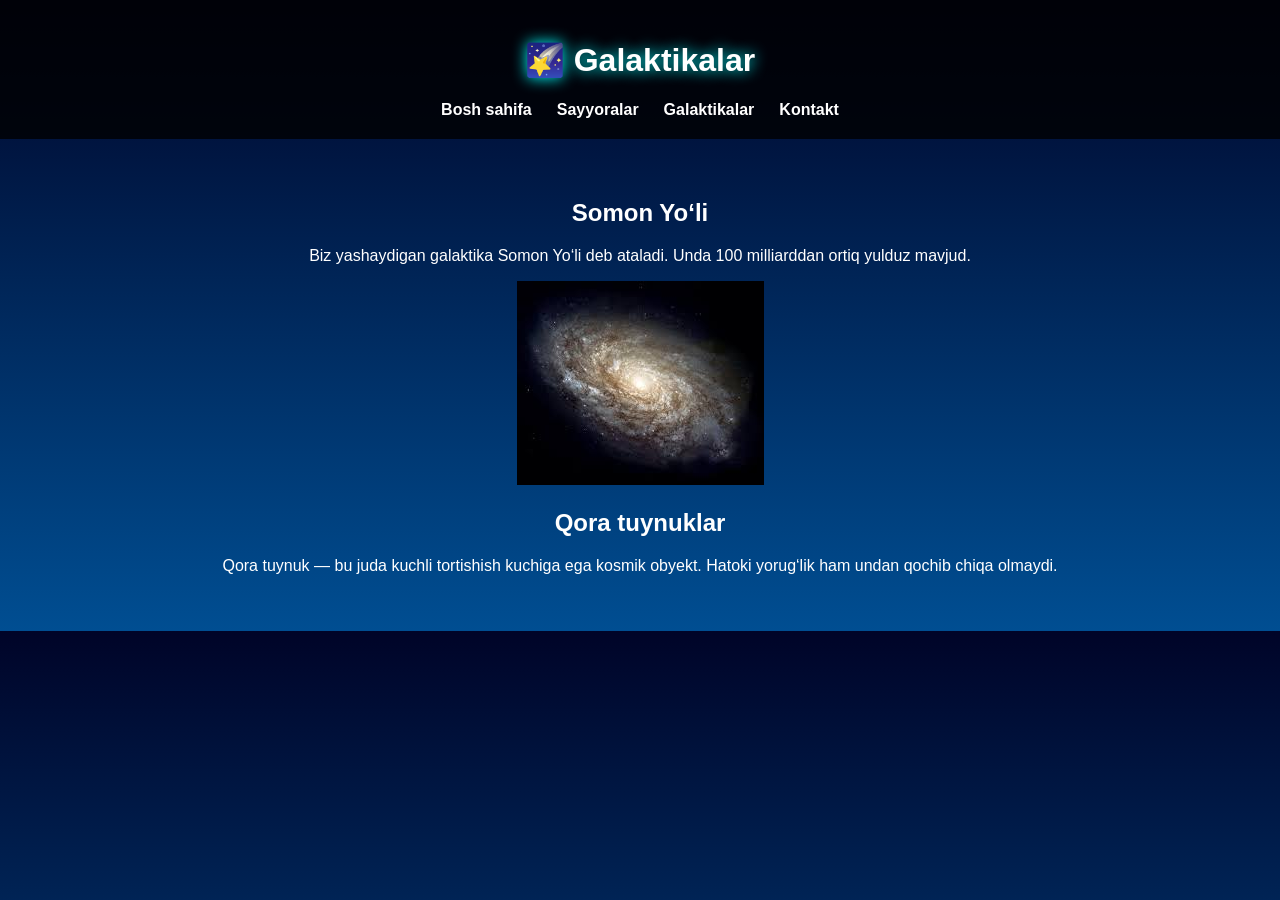
<file: glaktika.html>
<!DOCTYPE html>
<html>
<head>
<title>Galaktikalar</title>
<link rel="stylesheet" href="style.css">
</head>
<body>

<header>
<h1>🌠 Galaktikalar</h1>
<nav>
<a href="index.html">Bosh sahifa</a>
<a href="sayyoralar.html">Sayyoralar</a>
<a href="#">Galaktikalar</a>
<a href="kontakt.html">Kontakt</a>
</nav>
</header>

<section>
<h2>Somon Yo‘li</h2>
<p>
Biz yashaydigan galaktika Somon Yo‘li deb ataladi.
Unda 100 milliarddan ortiq yulduz mavjud.
</p>

<img src="galaktika.jfif">

<h2>Qora tuynuklar</h2>
<p>
Qora tuynuk — bu juda kuchli tortishish kuchiga ega kosmik obyekt.
Hatoki yorug‘lik ham undan qochib chiqa olmaydi.
</p>
</section>

</body>
</html>
</file>
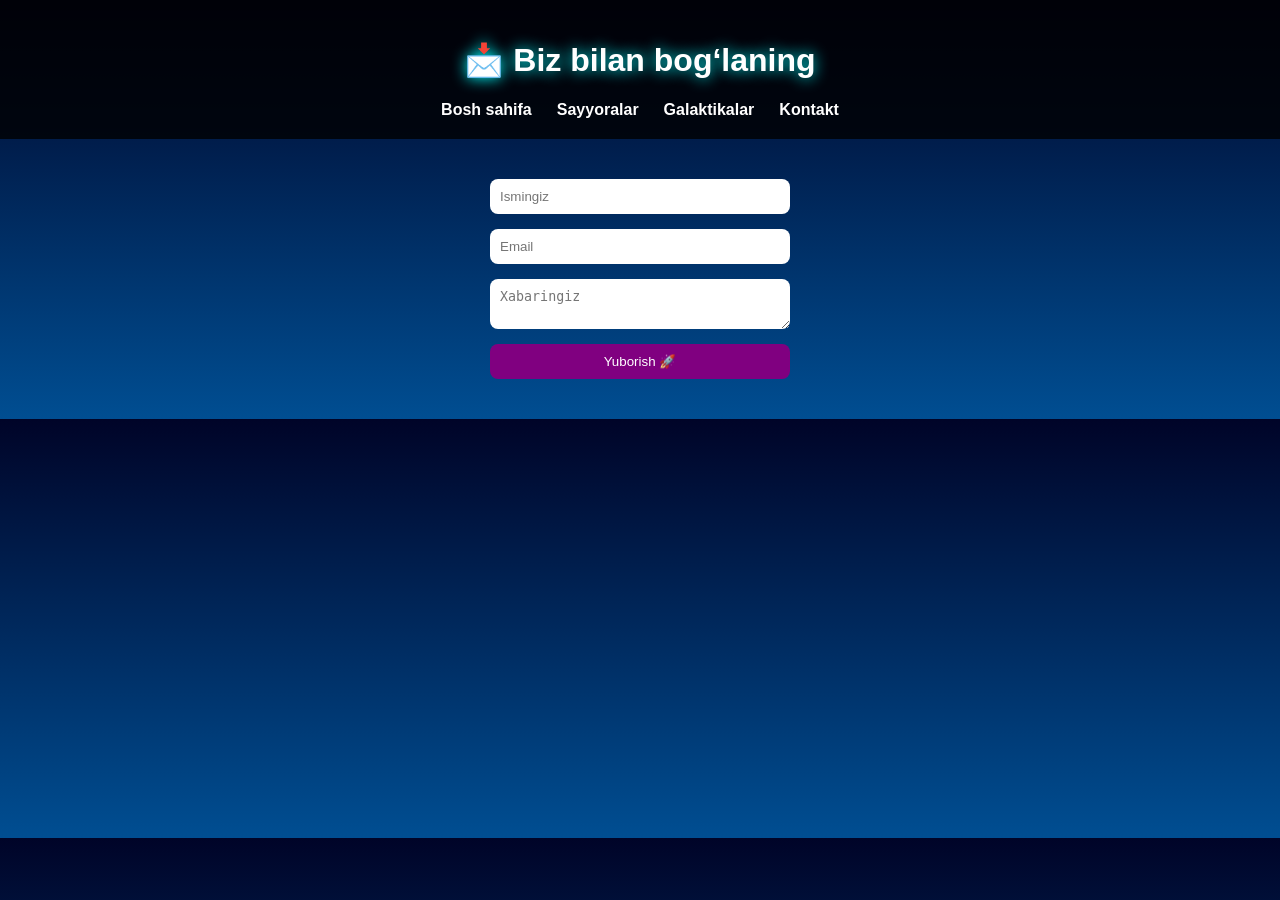
<file: kontakt.html>
<!DOCTYPE html>
<html>
<head>
<title>Kontakt</title>
<link rel="stylesheet" href="style.css">
</head>
<body>

<header>
<h1>📩 Biz bilan bog‘laning</h1>
<nav>
<a href="index.html">Bosh sahifa</a>
<a href="sayyoralar.html">Sayyoralar</a>
<a href="galaktika.html">Galaktikalar</a>
<a href="#">Kontakt</a>
</nav>
</header>

<section>
<form>
<input type="text" placeholder="Ismingiz" required>
<input type="email" placeholder="Email" required>
<textarea placeholder="Xabaringiz" required></textarea>
<button type="submit">Yuborish 🚀</button>
</form>
</section>

</body>
</html>
</file>
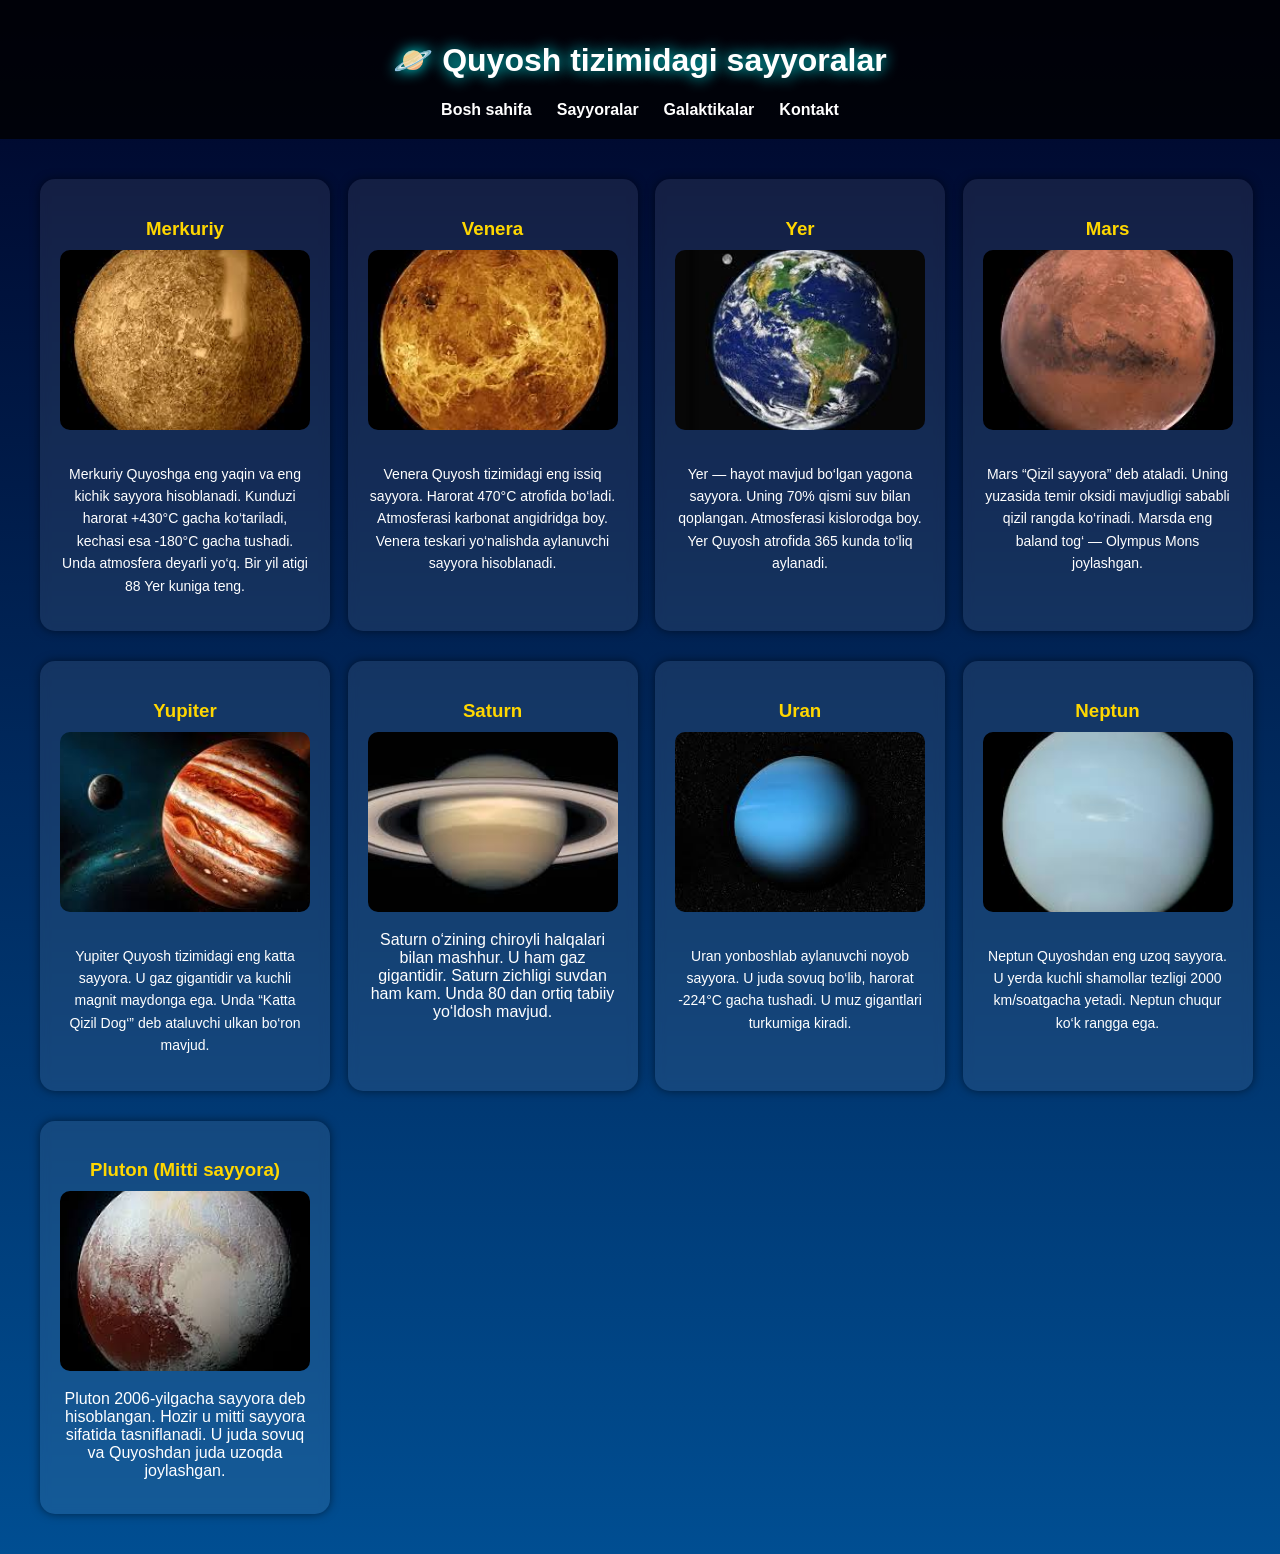
<file: sayyoralar.html>
<!DOCTYPE html>
<html lang="uz">
<head>
<title>Sayyoralar</title>
<link rel="stylesheet" href="style.css">
</head>
<body>

<header>
<h1>🪐 Quyosh tizimidagi sayyoralar</h1>
<nav>
<a href="index.html">Bosh sahifa</a>
<a href="#">Sayyoralar</a>
<a href="galaktika.html">Galaktikalar</a>
<a href="kontakt.html">Kontakt</a>
</nav>
</header>

<section class="cards">

<div class="card">
<h3>Merkuriy</h3>
<img src="merkuriy.jfif">
<p>
Merkuriy Quyoshga eng yaqin va eng kichik sayyora hisoblanadi. 
Kunduzi harorat +430°C gacha ko‘tariladi, kechasi esa -180°C gacha tushadi. 
Unda atmosfera deyarli yo‘q. Bir yil atigi 88 Yer kuniga teng.
</p>
</div>

<div class="card">
<h3>Venera</h3>
<img src="venera.jfif">
<p>
Venera Quyosh tizimidagi eng issiq sayyora. 
Harorat 470°C atrofida bo‘ladi. Atmosferasi karbonat angidridga boy. 
Venera teskari yo‘nalishda aylanuvchi sayyora hisoblanadi.
</p>
</div>

<div class="card">
<h3>Yer</h3>
<img src="jer.jfif">
<p>
Yer — hayot mavjud bo‘lgan yagona sayyora. 
Uning 70% qismi suv bilan qoplangan. Atmosferasi kislorodga boy. 
Yer Quyosh atrofida 365 kunda to‘liq aylanadi.
</p>
</div>

<div class="card">
<h3>Mars</h3>
<img src="images (4).jfif">
<p>
Mars “Qizil sayyora” deb ataladi. 
Uning yuzasida temir oksidi mavjudligi sababli qizil rangda ko‘rinadi. 
Marsda eng baland tog‘ — Olympus Mons joylashgan.
</p>
</div>

<div class="card">
<h3>Yupiter</h3>
<img src="yupiter.jfif">
<p>
Yupiter Quyosh tizimidagi eng katta sayyora. 
U gaz gigantidir va kuchli magnit maydonga ega. 
Unda “Katta Qizil Dog‘” deb ataluvchi ulkan bo‘ron mavjud.
</p>
</div>

<div class="card">
<h3>Saturn</h3>
<img src="saturn.jfif">
Saturn o‘zining chiroyli halqalari bilan mashhur. 
U ham gaz gigantidir. Saturn zichligi suvdan ham kam. 
Unda 80 dan ortiq tabiiy yo‘ldosh mavjud.
</p>
</div>

<div class="card">
<h3>Uran</h3>
<img src="uran.jfif">
<p>
Uran yonboshlab aylanuvchi noyob sayyora. 
U juda sovuq bo‘lib, harorat -224°C gacha tushadi. 
U muz gigantlari turkumiga kiradi.
</p>
</div>

<div class="card">
<h3>Neptun</h3>
<img src="neptun.jfif">
<p>
Neptun Quyoshdan eng uzoq sayyora. 
U yerda kuchli shamollar tezligi 2000 km/soatgacha yetadi. 
Neptun chuqur ko‘k rangga ega.
</p>
</div>

<div class="card">
<h3>Pluton (Mitti sayyora)</h3>
<img src="pluton.jfif">
Pluton 2006-yilgacha sayyora deb hisoblangan. 
Hozir u mitti sayyora sifatida tasniflanadi. 
U juda sovuq va Quyoshdan juda uzoqda joylashgan.
</p>
</div>

</section>

</body>
</html>
</file>
<file: style.css>
body {
margin: 0;
font-family: Arial, sans-serif;
background: linear-gradient(to bottom, #000428, #004e92);
color: white;
}

header {
background: rgba(0,0,0,0.8);
padding: 20px;
text-align: center;
}

nav {
display: flex;
justify-content: center;
gap: 25px;
margin-top: 10px;
}

nav a {
color: white;
text-decoration: none;
font-weight: bold;
transition: 0.3s;
}

nav a:hover {
color: yellow;
transform: scale(1.1);
}

section {
padding: 40px;
text-align: center;
}

.hero img {
width: 80%;
border-radius: 15px;
margin-top: 20px;
box-shadow: 0 0 20px cyan;
}

.cards {
display: flex;
justify-content: center;
gap: 30px;
flex-wrap: wrap;
}

.card {
background: rgba(255,255,255,0.1);
padding: 20px;
border-radius: 15px;
width: 250px;
transition: 0.3s;
}

.card img {
width: 100%;
border-radius: 10px;
}

.card:hover {
transform: translateY(-10px);
box-shadow: 0 0 20px white;
}

form {
display: flex;
flex-direction: column;
width: 300px;
margin: auto;
gap: 15px;
}

input, textarea {
padding: 10px;
border-radius: 8px;
border: none;
}

button {
padding: 10px;
border-radius: 8px;
border: none;
background: purple;
color: white;
cursor: pointer;
transition: 0.3s;
}

button:hover {
background: pink;
}

@media(max-width: 768px) {
.cards {
flex-direction: column;
align-items: center;
}
}

.cards {
    display: grid;
    grid-template-columns: repeat(auto-fit, minmax(250px, 1fr));
    gap: 30px;
    padding: 40px;
}

.card {
    background: rgba(255, 255, 255, 0.08);
    backdrop-filter: blur(5px);
    border-radius: 15px;
    padding: 20px;
    transition: 0.4s;
    box-shadow: 0 0 10px rgba(0,0,0,0.5);
}

.card h3 {
    margin-bottom: 10px;
    color: #ffd700;
}

.card p {
    font-size: 14px;
    line-height: 1.6;
}

.card img {
    width: 100%;
    height: 180px;
    object-fit: cover;
    border-radius: 10px;
    margin-bottom: 15px;
}
.card:hover {
    transform: translateY(-12px) scale(1.03);
    box-shadow: 0 0 25px cyan;
}
header h1 {
    text-shadow: 0 0 15px cyan;
}
@media (max-width: 500px) {
    .card {
        padding: 15px;
    }

    .card img {
        height: 150px;
    }
}
</file>
